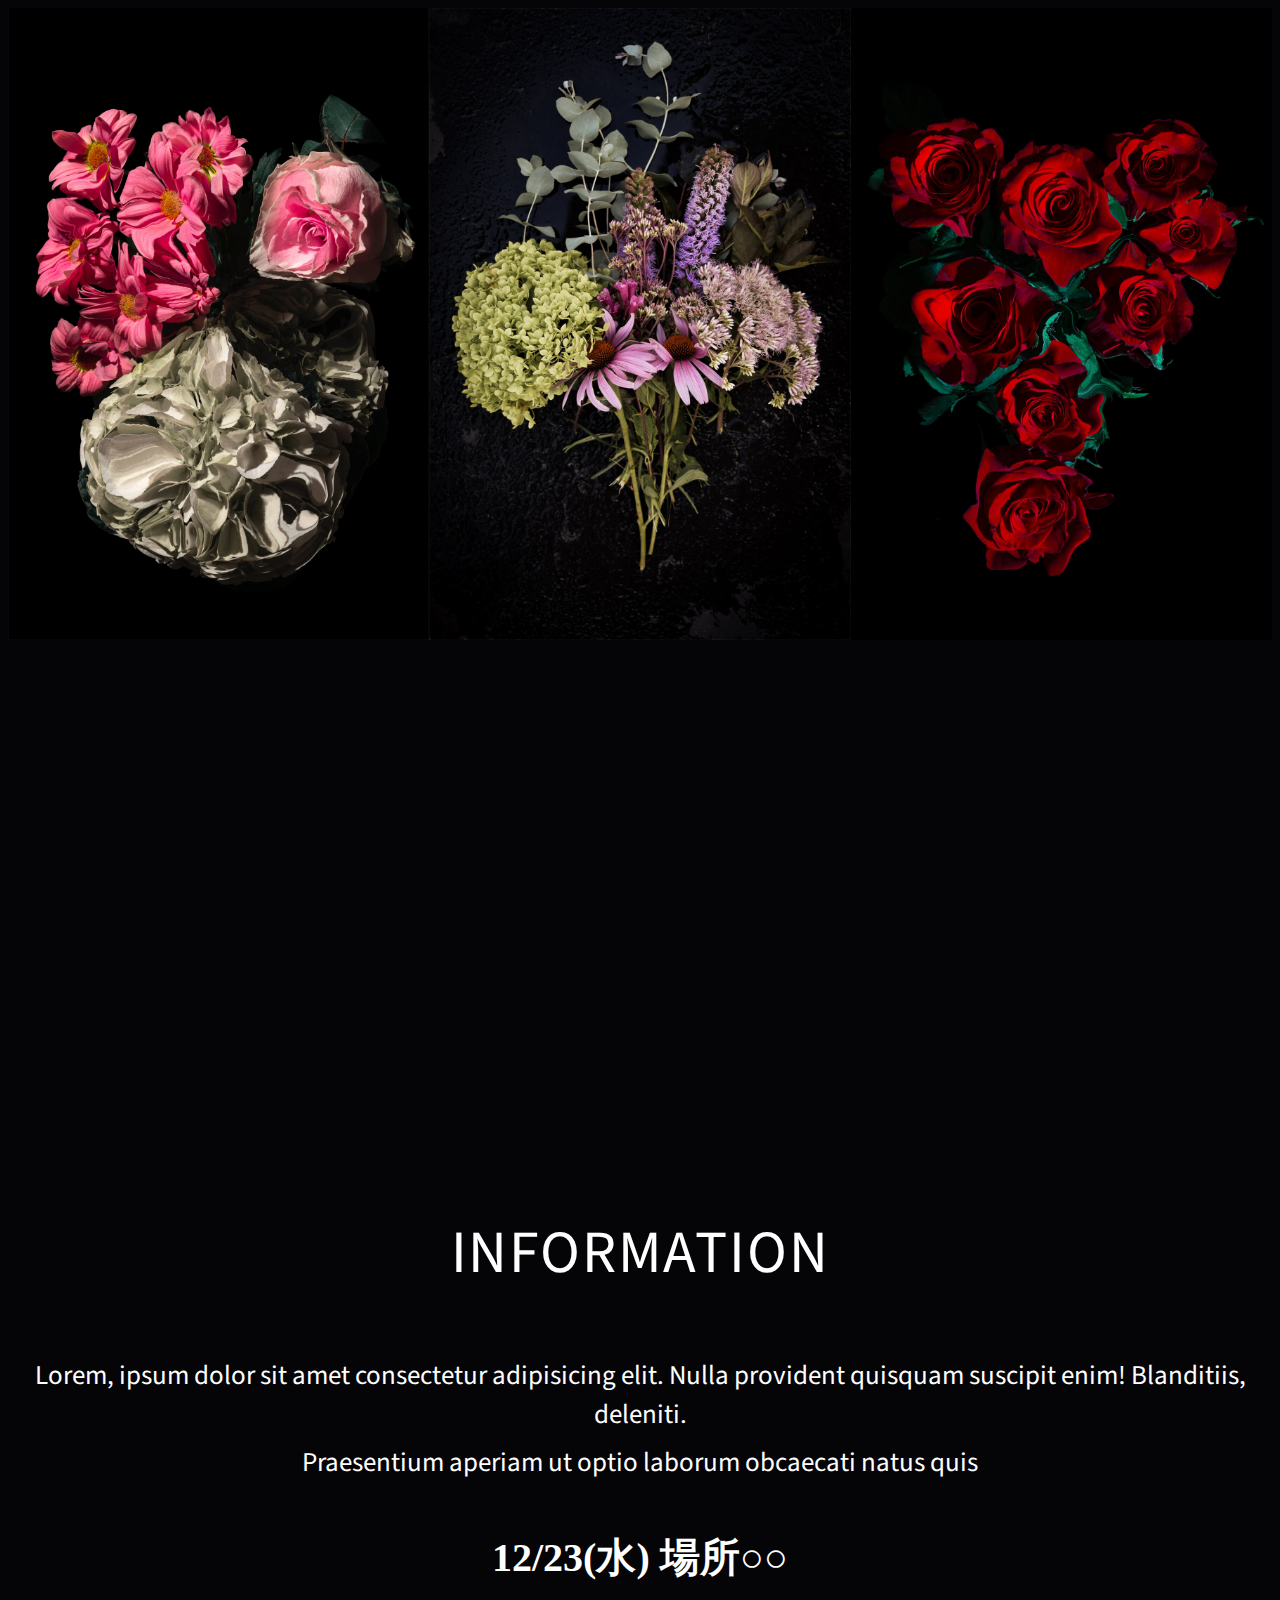
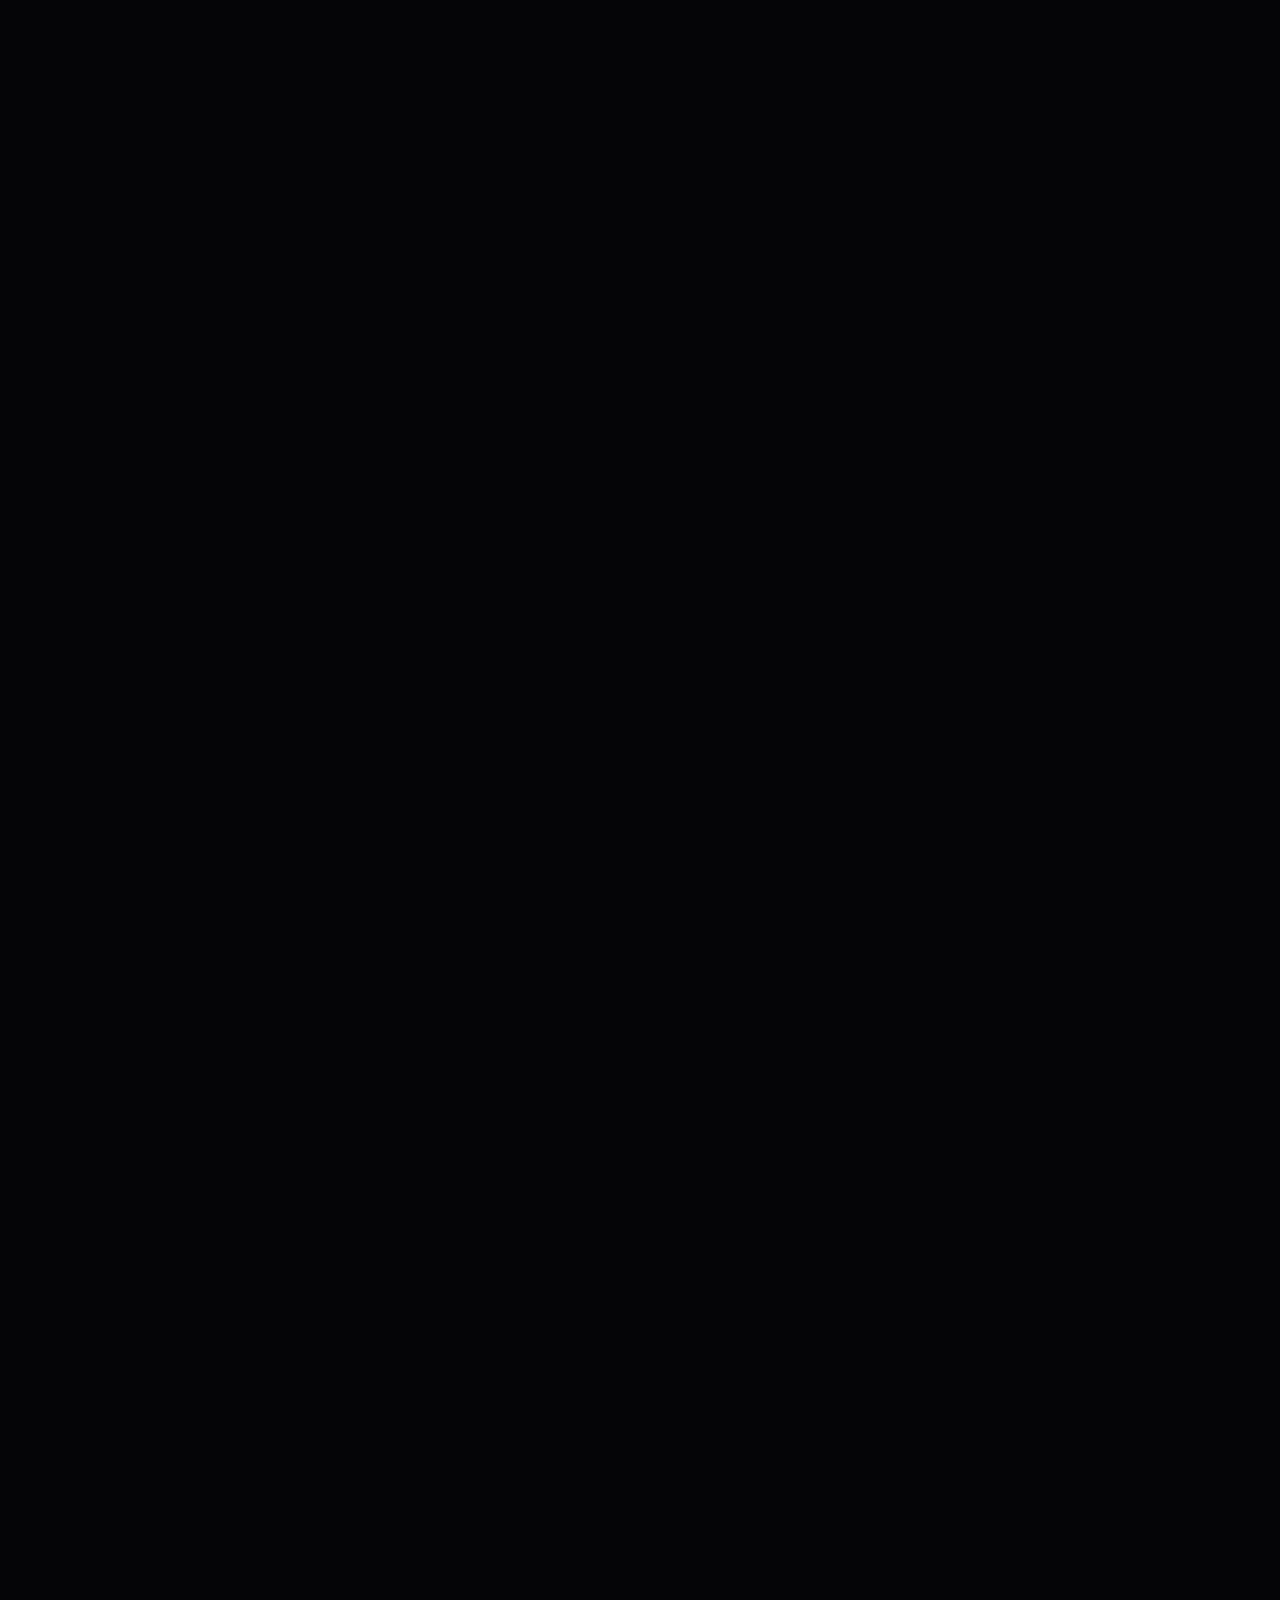
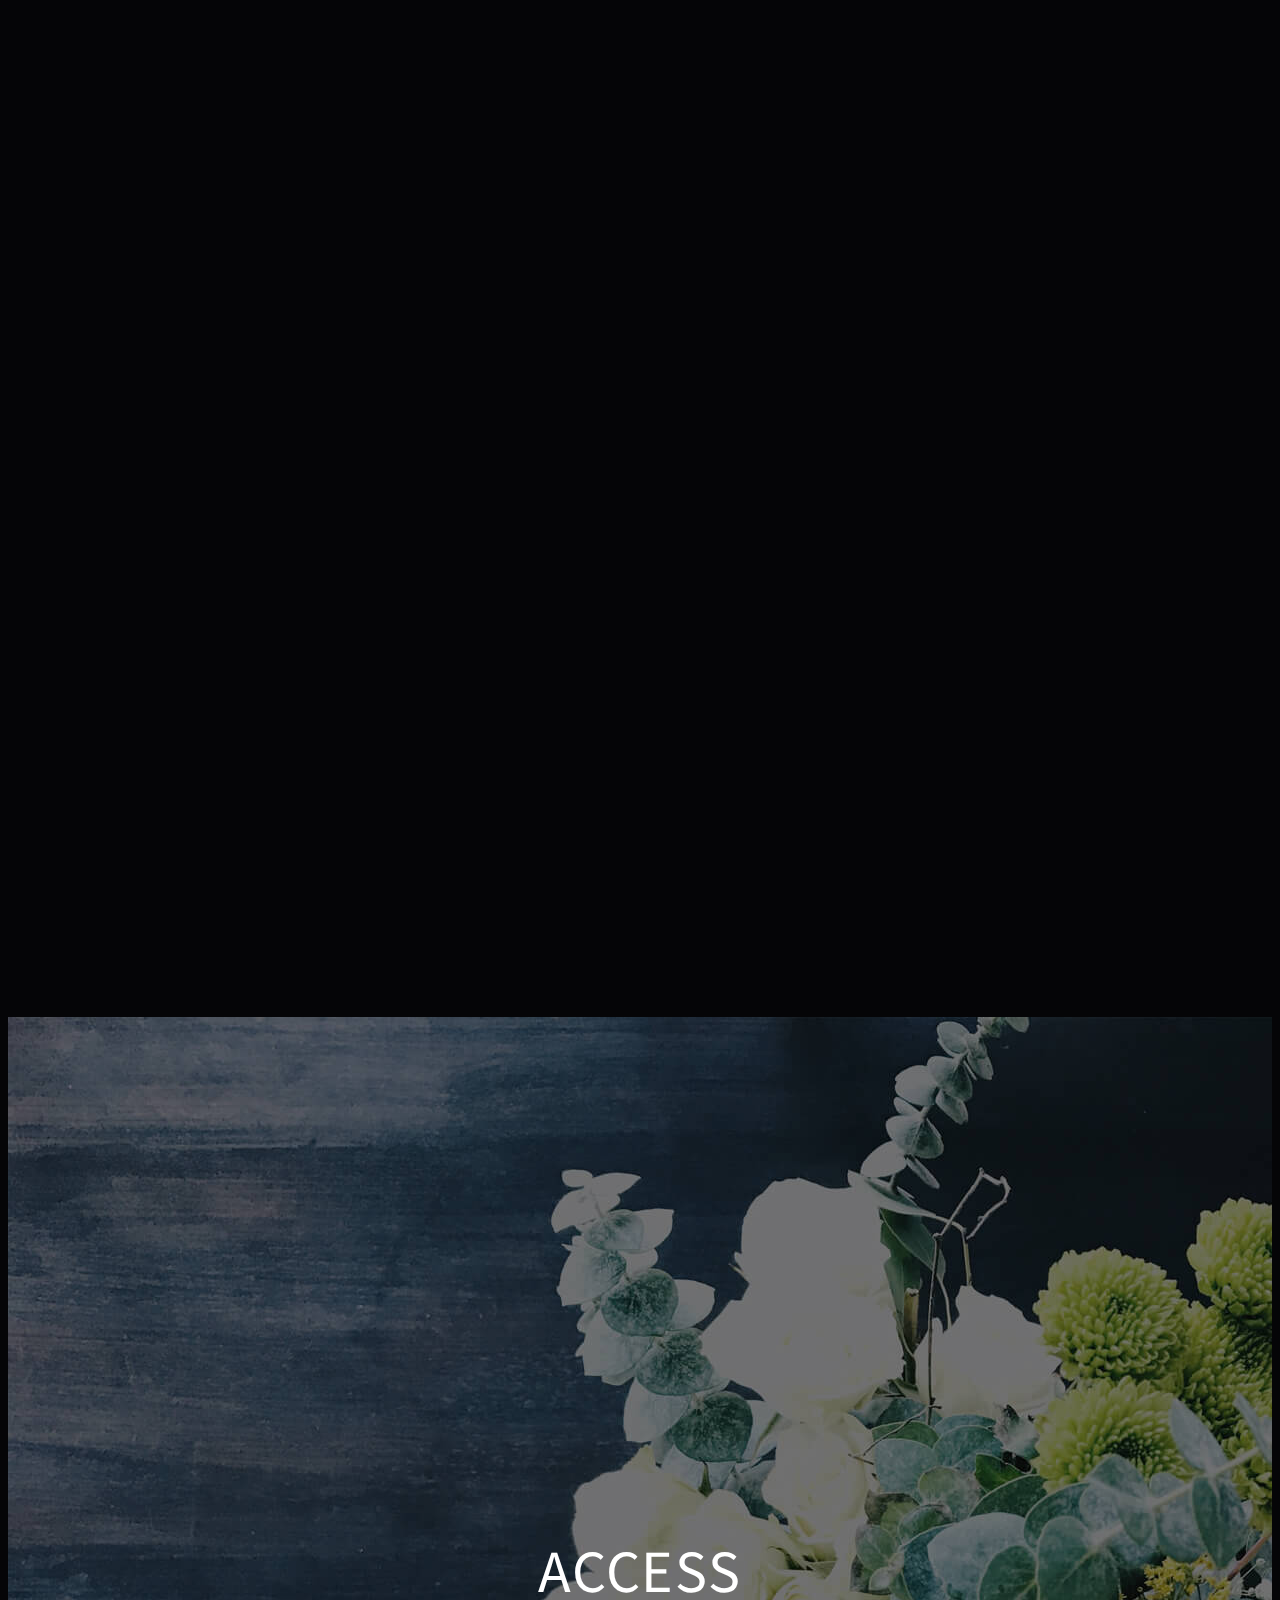
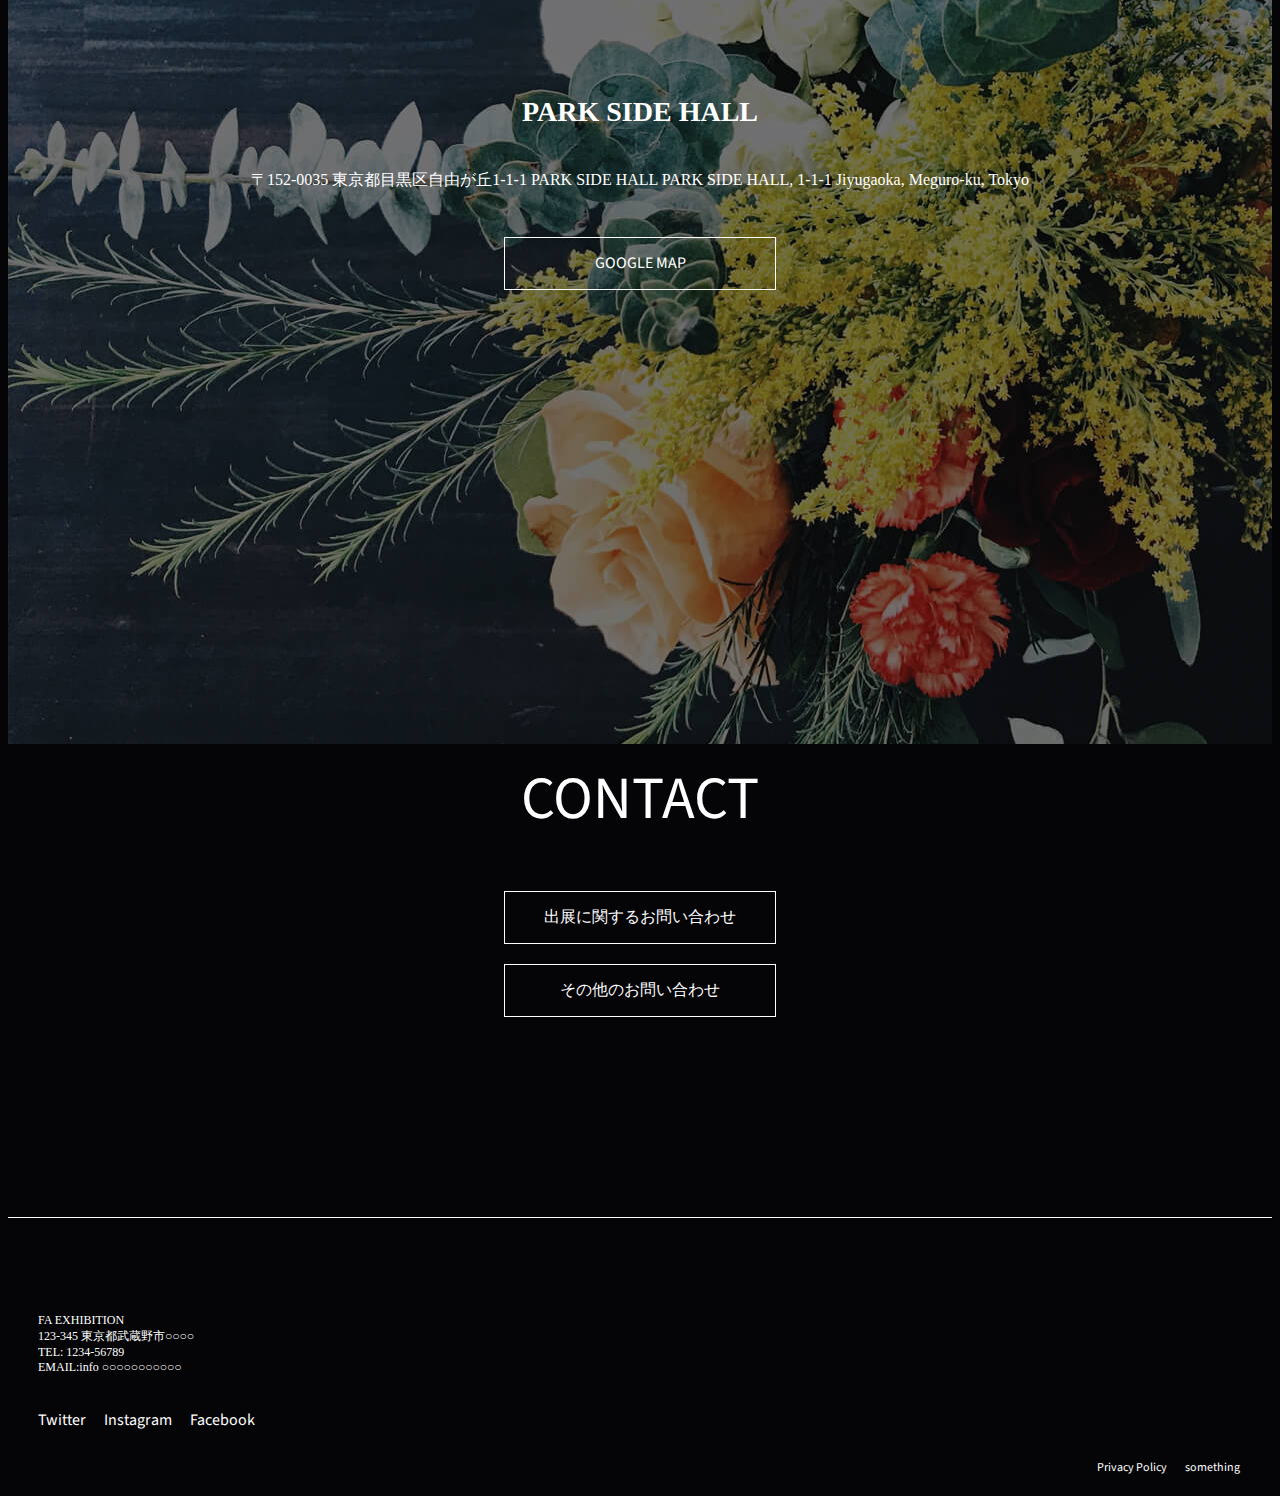
<file: index.html>
<!DOCTYPE html>
<html lang="ja">
    <head>
        <title>Flower Exhibition</title>
        <meta charset="UTF-8">
        <meta name="description" content="Flower Exhibitionの募集を現在行っております">
        <meta name="viewport" content="width=device-width, initial-scale=1.0">
        <link rel="stylesheet" href="./CSS/style.css">
        <link rel="preconnect" href="https://fonts.googleapis.com">
        <link rel="preconnect" href="https://fonts.gstatic.com" crossorigin>
        <link href="https://fonts.googleapis.com/css2?family=Source+Sans+3:ital,wght@0,200..900;1,200..900&display=swap" 
        rel="stylesheet">
        <script src="https://ajax.googleapis.com/ajax/libs/jquery/3.5.1/jquery.min.js"></script>
        <script src="./JS/jquery.inview.min.js"></script>
        <script src="./JS/main.js"></script>

    </head>

    <body>
 
     <header>
 
        <nav id="navi">
            <ul class="menu">
              <li><a href="#">TOP</a></li>
              <li><a href="#section1">INFORMATION</a></li>
              <li><a href="#section2">GALLERY</a></li>
              <li><a href="#section3">ACCESS</a></li>
              <li><a href="#section4">CONTACT</a></li>
            </ul>
          </nav>
    
          <div class="hamburger">
            <span></span>
            <span></span>
            <span></span>
          </div>
     </header>
    

        <main>
            <div class="images-wrapping">
                <img class="gazo1" src="./img/mainvisual1.jpg">
                <img class="gazo2" src="./img/mainvisual2.jpg">
                <img class="gazo3" src="./img/mainvisual3.jpg">
            </div>

                
            <div class="section-wrapper">

                
                    <p class="midashi inview fadein">Hello Flower!<br> Fa Exhibition 2021</p>
                    <div>
                        <div id="section1">
                        <div class="information-wrap">
                            <p class="title">INFORMATION</p>
                            <p class="script">
                                Lorem, ipsum dolor sit amet consectetur adipisicing elit. Nulla provident quisquam suscipit enim! Blanditiis, 
                                deleniti. <br>Praesentium aperiam ut optio laborum obcaecati natus quis 
                                <span><br><br>12/23(水) 場所○○</span>
                            </p>
                        </div>
                        </div>

                        <div id="section2">
                        <div class="gallery-wrap">
                            <p class="title inview fadein">GALLERY</p>
                         <ul class="flowers">
                          <li class="inview fadein"><img src="./img/flower1.jpg"></li>
                          <li class="inview fadein"><img src="./img/flower2.jpg"></li>
                          <li class="inview fadein"><img src="./img/flower3.jpg"></li>
                          <li class="inview fadein"><img src="./img/flower4.jpg"></li>
                          <li class="inview fadein"><img src="./img/flower5.jpg"></li>
                          <li class="inview fadein"><img src="./img/flower6.jpg"></li>
                         </ul>
                        </div>
                        </div>
                    </div>

                </section>

                <section id="section3">
                    <div id="access">
                        <p class="access-title">ACCESS</p>
                        <p class="access-script"><span>PARK SIDE HALL</span><br>
                        〒152-0035 東京都目黒区自由が丘1-1-1 PARK SIDE HALL PARK SIDE HALL, 1-1-1 Jiyugaoka, Meguro-ku, Tokyo
                        </p>
                        <a class="map" href="#" target="_blank">GOOGLE MAP</a>
                    </div>
                </section>

                <section id="section4">
                    <div class="contact-wrapper">
                        <p class="contact-title">CONTACT</p>
                        <div class="inquiry-wrapper">
                            <a class="syutten" href="#">出展に関するお問い合わせ</a>
                            <a class="sonota" href="#">その他のお問い合わせ</a>
                        </div>
                    </div>
                </section>

            </div>

            <div class="bg"></div>

        </main>


        <div class="white-border">

        </div>

        <footer>
            <div class="footer-wrapper1">
             <p class="footer-name">FA EXHIBITION<br>
                123-345 東京都武蔵野市○○○○<br>
                TEL: 1234-56789<br>
                EMAIL:info ○○○○○○○○○○○
            </p>
            </div>

            <div class="footer-wrapper2">
                
                <ul class="footer-sns">
                <li class="sns">Twitter</li>
                <li class="sns">Instagram</li>
                <li class="sns">Facebook</li>
                </ul>
                
                <div class="policy-wrapper">
                 <p class="footer-policy">Privacy Policy</p>
                 <p class="footer-something">something</p>
                </div>
            </div>
        </footer>
    </body>
</html>
</file>
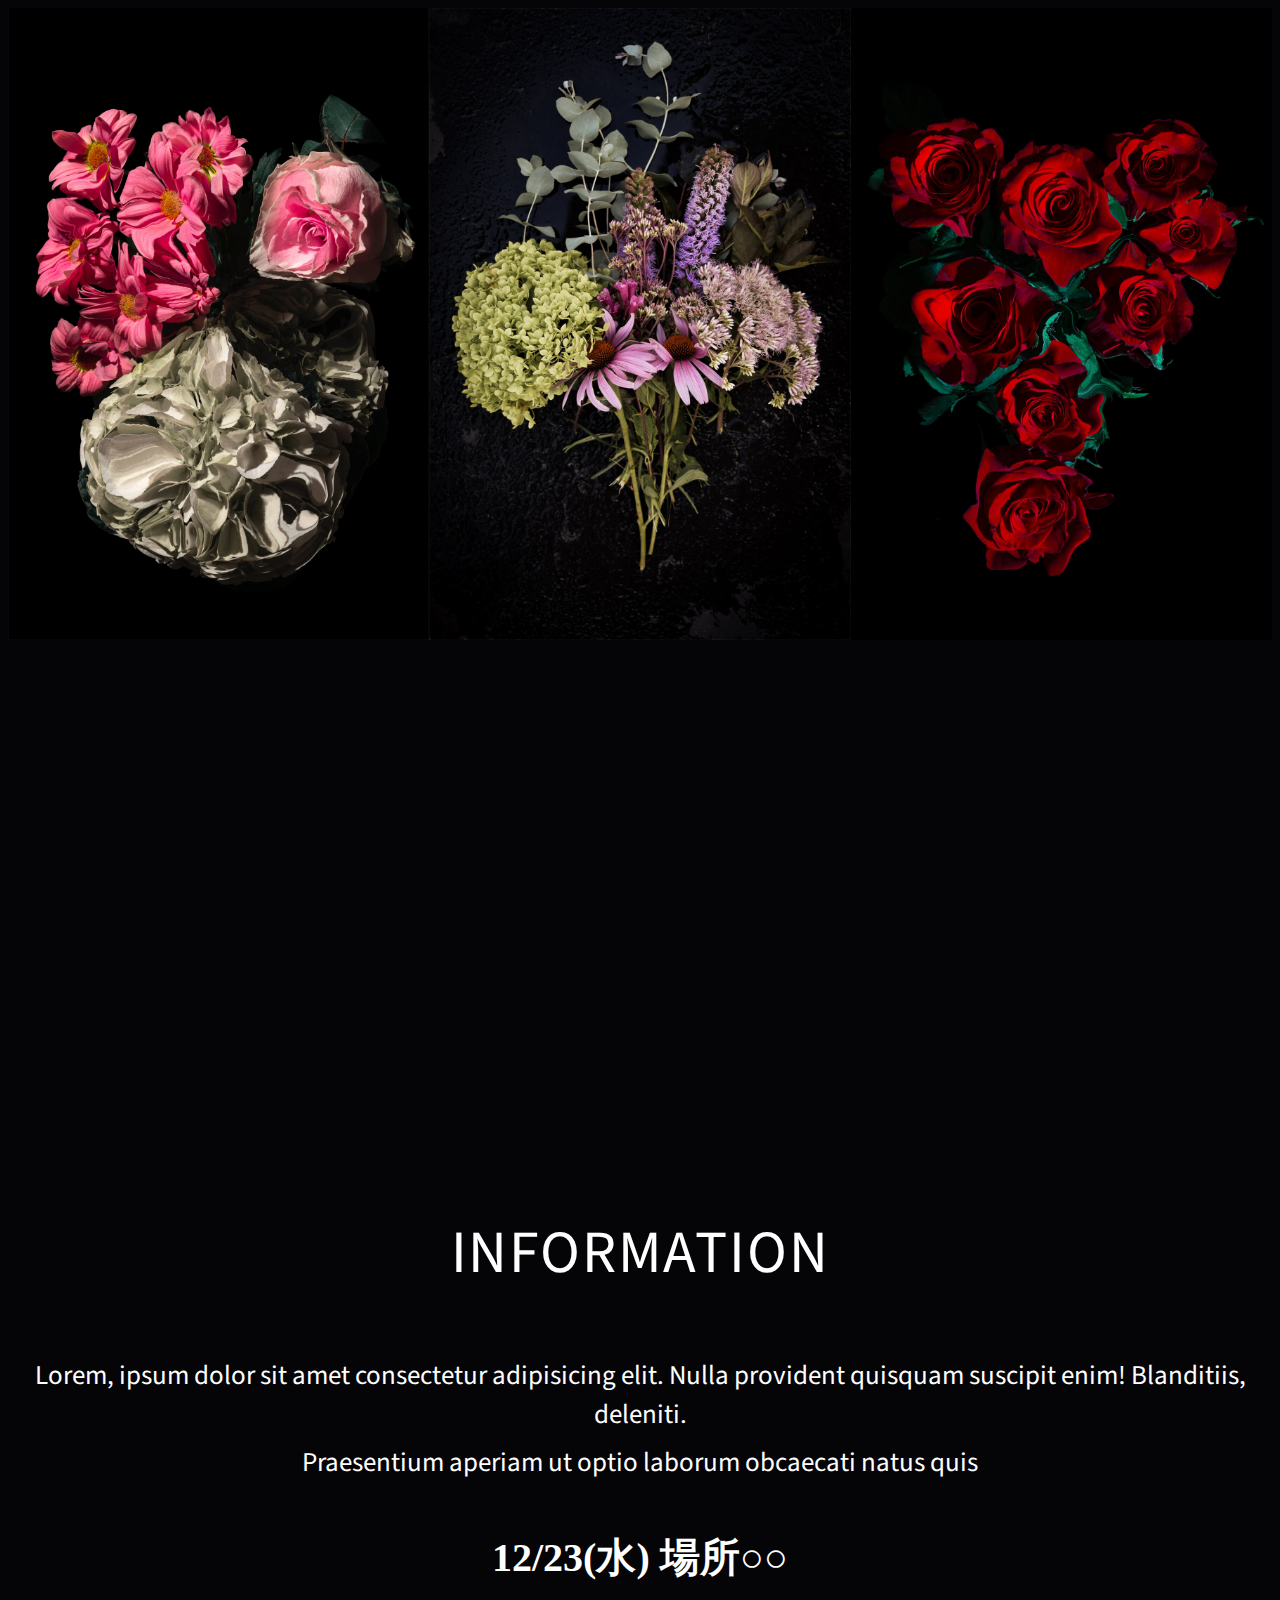
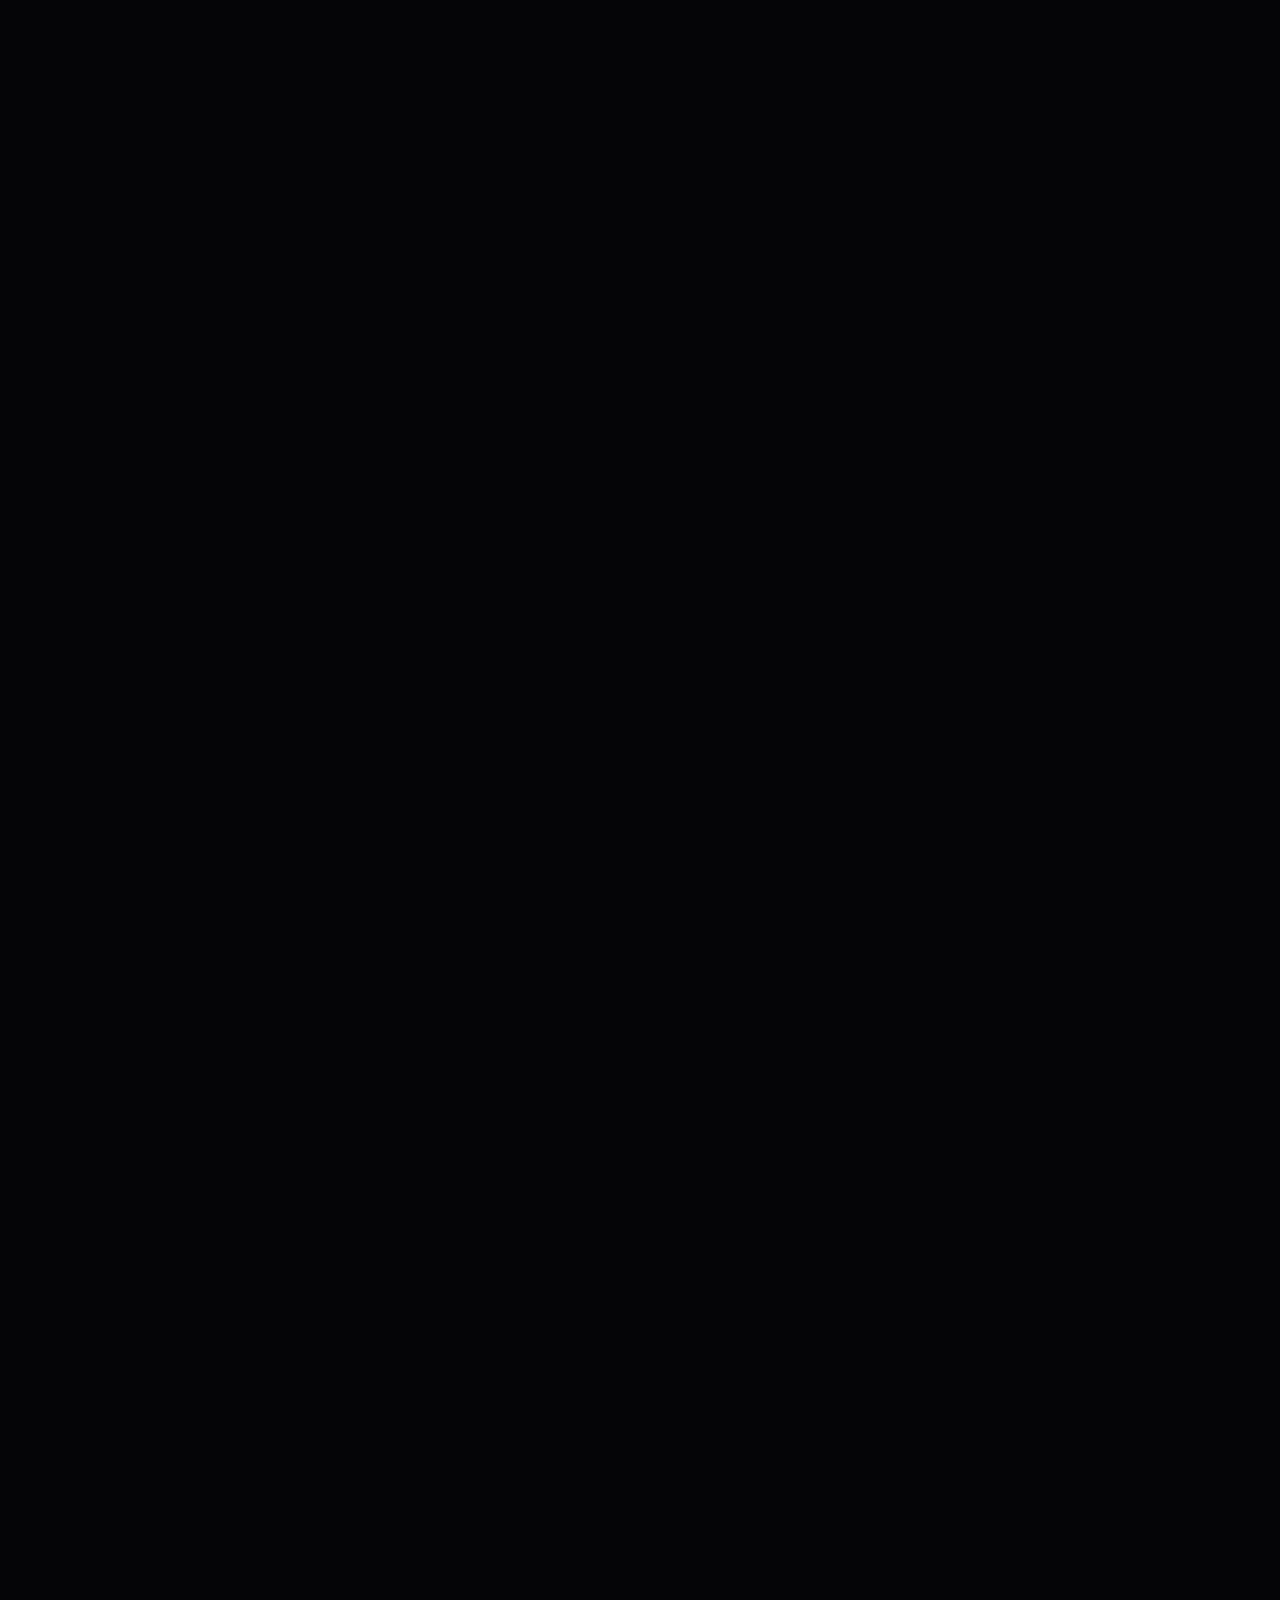
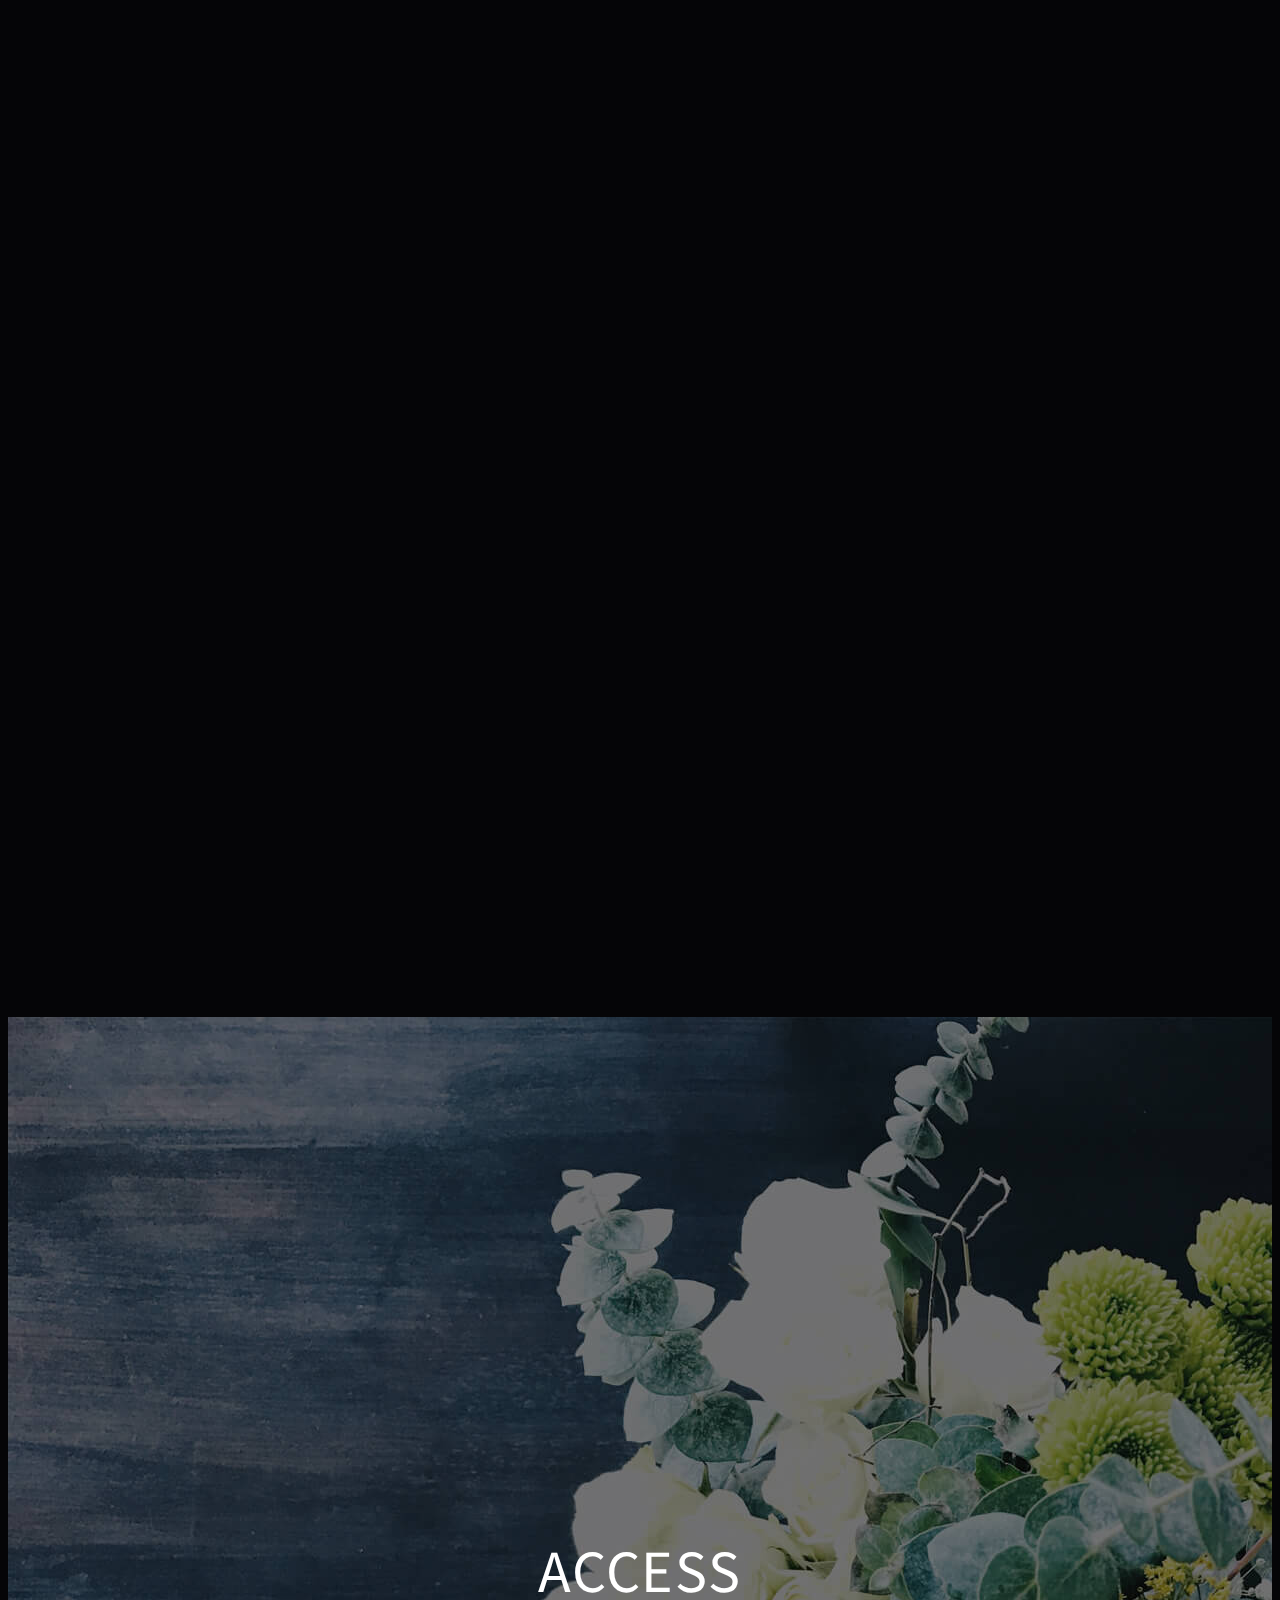
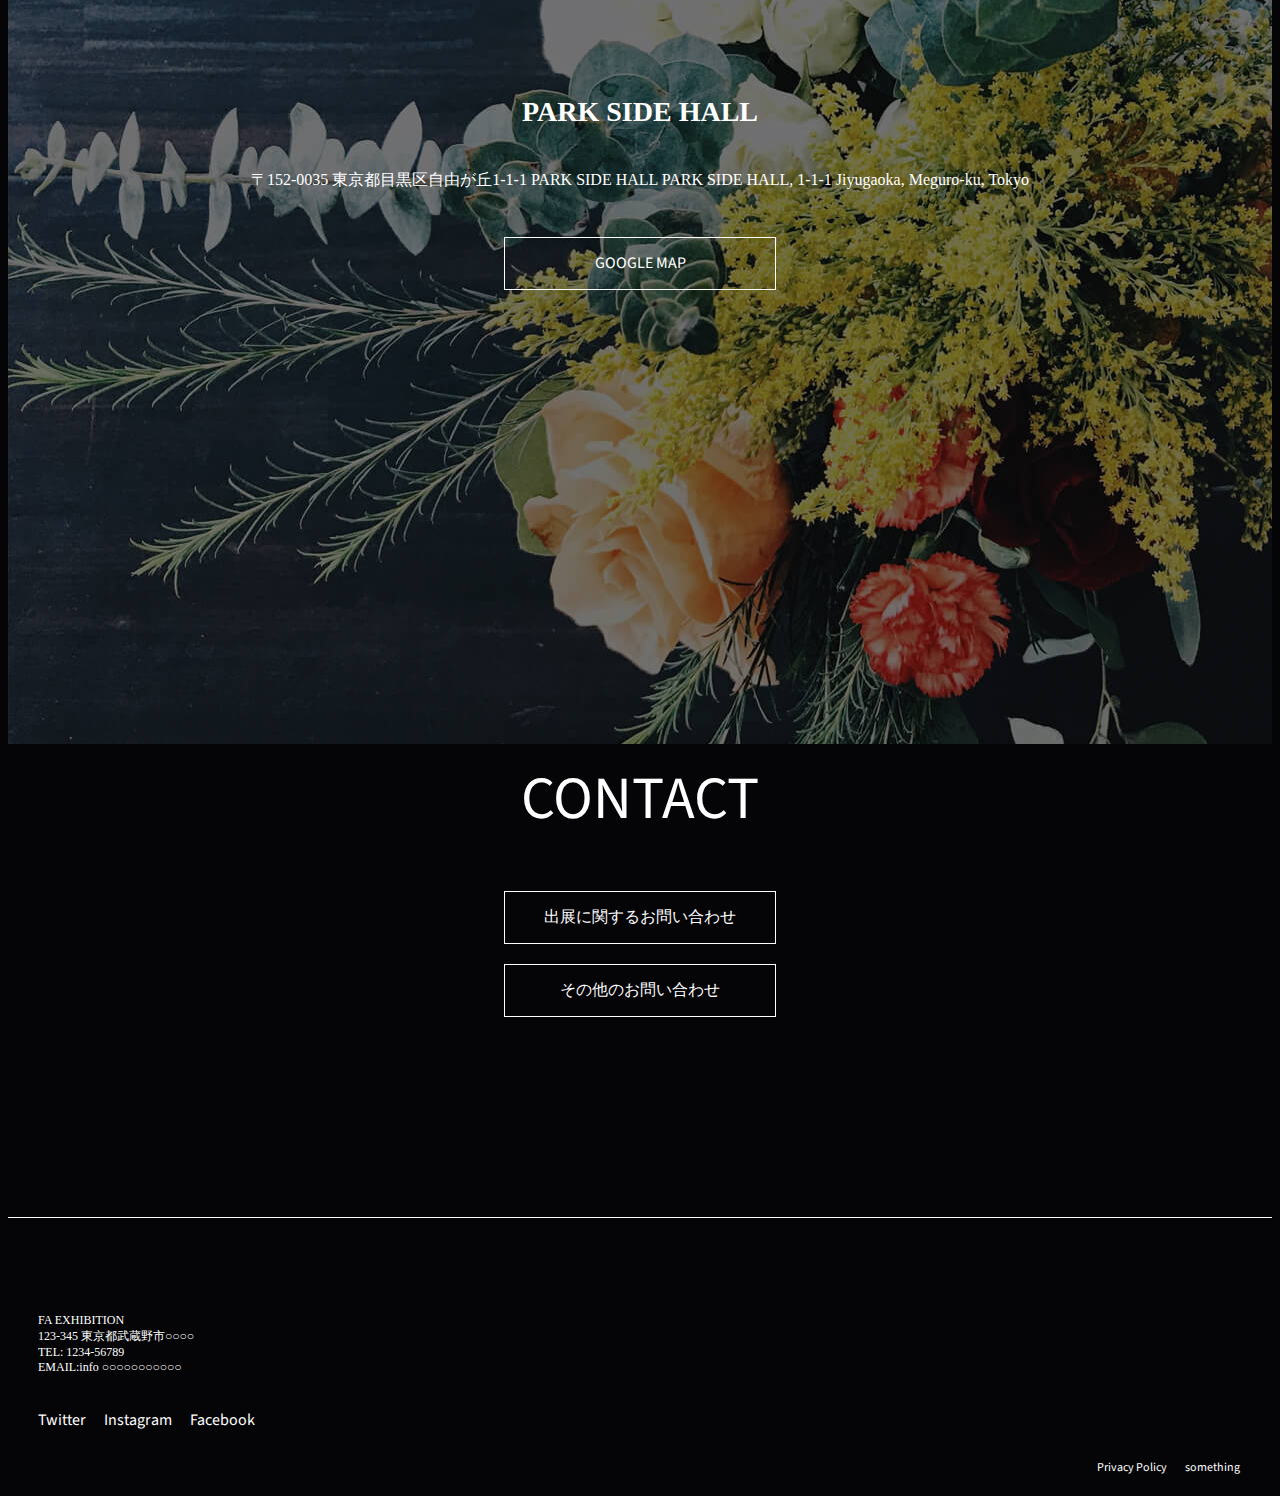
<file: HTML/index.html>
<!DOCTYPE html>
<html lang="ja">
    <head>
        <title>Flower Exhibition</title>
        <meta charset="UTF-8">
        <meta name="description" content="Flower Exhibitionの募集を現在行っております">
        <meta name="viewport" content="width=device-width, initial-scale=1.0">
        <link rel="stylesheet" href="../CSS/style.css">
        <link rel="preconnect" href="https://fonts.googleapis.com">
        <link rel="preconnect" href="https://fonts.gstatic.com" crossorigin>
        <link href="https://fonts.googleapis.com/css2?family=Source+Sans+3:ital,wght@0,200..900;1,200..900&display=swap" 
        rel="stylesheet">
        <script src="https://ajax.googleapis.com/ajax/libs/jquery/3.5.1/jquery.min.js"></script>
        <script src="../JS/jquery.inview.min.js"></script>
        <script src="../JS/main.js"></script>

    </head>

    <body>
 
     <header>
 
        <nav id="navi">
            <ul class="menu">
              <li><a href="#">TOP</a></li>
              <li><a href="#section1">INFORMATION</a></li>
              <li><a href="#section2">GALLERY</a></li>
              <li><a href="#section3">ACCESS</a></li>
              <li><a href="#section4">CONTACT</a></li>
            </ul>
          </nav>
    
          <div class="hamburger">
            <span></span>
            <span></span>
            <span></span>
          </div>
     </header>
    

        <main>
            <div class="images-wrapping">
                <img class="gazo1" src="../img/mainvisual1.jpg">
                <img class="gazo2" src="../img/mainvisual2.jpg">
                <img class="gazo3" src="../img/mainvisual3.jpg">
            </div>

                
            <div class="section-wrapper">

                
                    <p class="midashi inview fadein">Hello Flower!<br> Fa Exhibition 2021</p>
                    <div>
                        <div id="section1">
                        <div class="information-wrap">
                            <p class="title">INFORMATION</p>
                            <p class="script">
                                Lorem, ipsum dolor sit amet consectetur adipisicing elit. Nulla provident quisquam suscipit enim! Blanditiis, 
                                deleniti. <br>Praesentium aperiam ut optio laborum obcaecati natus quis 
                                <span><br><br>12/23(水) 場所○○</span>
                            </p>
                        </div>
                        </div>

                        <div id="section2">
                        <div class="gallery-wrap">
                            <p class="title inview fadein">GALLERY</p>
                         <ul class="flowers">
                          <li class="inview fadein"><img src="../img/flower1.jpg"></li>
                          <li class="inview fadein"><img src="../img/flower2.jpg"></li>
                          <li class="inview fadein"><img src="../img/flower3.jpg"></li>
                          <li class="inview fadein"><img src="../img/flower4.jpg"></li>
                          <li class="inview fadein"><img src="../img/flower5.jpg"></li>
                          <li class="inview fadein"><img src="../img/flower6.jpg"></li>
                         </ul>
                        </div>
                        </div>
                    </div>

                </section>

                <section id="section3">
                    <div id="access">
                        <p class="access-title">ACCESS</p>
                        <p class="access-script"><span>PARK SIDE HALL</span><br>
                        〒152-0035 東京都目黒区自由が丘1-1-1 PARK SIDE HALL PARK SIDE HALL, 1-1-1 Jiyugaoka, Meguro-ku, Tokyo
                        </p>
                        <a class="map" href="#" target="_blank">GOOGLE MAP</a>
                    </div>
                </section>

                <section id="section4">
                    <div class="contact-wrapper">
                        <p class="contact-title">CONTACT</p>
                        <div class="inquiry-wrapper">
                            <a class="syutten" href="#">出展に関するお問い合わせ</a>
                            <a class="sonota" href="#">その他のお問い合わせ</a>
                        </div>
                    </div>
                </section>

            </div>

            <div class="bg"></div>

        </main>


        <div class="white-border">

        </div>

        <footer>
            <div class="footer-wrapper1">
             <p class="footer-name">FA EXHIBITION<br>
                123-345 東京都武蔵野市○○○○<br>
                TEL: 1234-56789<br>
                EMAIL:info ○○○○○○○○○○○
            </p>
            </div>

            <div class="footer-wrapper2">
                
                <ul class="footer-sns">
                <li class="sns">Twitter</li>
                <li class="sns">Instagram</li>
                <li class="sns">Facebook</li>
                </ul>
                
                <div class="policy-wrapper">
                 <p class="footer-policy">Privacy Policy</p>
                 <p class="footer-something">something</p>
                </div>
            </div>
        </footer>
    </body>
</html>
</file>
<file: CSS/style.css>
@charset "UTF-8";

html {
    font-size: 100%;
  }
  
body {
    background-color: #050507;
    color: #050507;
    font-family: 'Source Sans 3', sans-serif;
    font-optical-sizing: auto;
    font-weight: 400;
    font-style: normal;
}

a {
    color: #fff;
    text-decoration: none;
}

img {
    max-width: 100%;
    vertical-align: bottom;
}
  
li {
    list-style: none;
}





/*
ハンバーガ―メニュー
初期状態は「display: none;」で非表示にしておく
所定のスクロール位置にきたらjQueryのfadeInで表示する
※main.jsの「ロゴ、ハンバーガーメニューの表示」を参照
*/

.hamburger {
    width: 42px;
    height: 42px;
    cursor: pointer;
    position: fixed;
    top: 20px;
    right: 25px;
    /* 一番上にくるように設定 */
    z-index: 40;
    display: none;
  }

  .hamburger span {
    width: 30px;
    height: 1px;
    background-color: #fff;
    position: absolute;
    left: 6px;
    transition: 0.5s ease-in-out;
  }

  .hamburger span:nth-child(1) {
    top: 11px;
  }

  .hamburger span:nth-child(2) {
    top: 21px;
  }

  .hamburger span:nth-child(3) {
    top: 31px;
  }


  .hamburger.active span:nth-child(1) {
    top: 21px;
    left: 6px;
    transform: rotate(-45deg);
  }

  .hamburger.active span:nth-child(2),
  .hamburger.active span:nth-child(3) {
    top: 21px;
    transform: rotate(45deg);
  }

  #navi {
    width: 100%;
    background-color: #fff;
    color: #050507;
    position: fixed;
    top: 0;
    left: 0;
    text-align: center;
    transform: translateY(-100%);
    transition: 0.6s;
    /* ロゴ、ハンバーガーより下でAccessページの背景画像よりも上にくるよう設定 */
    z-index: 30;
  }

  #navi ul {
    width: 100%;
    background-color: #050507;
    padding: 80px 0 30px 0;
  }

  #navi ul li {
    padding: 10px 0;
  }

  #navi ul li a {
    display: block;
  }


  /*
  メニュー表示
  ハンバーガーメニューがクリックされた際に、jQueryで#naviにactiveクラスを追加して、
  メニューを上から下にスライドさせて表示する
  */
  #navi.active {
    transform: translateY(0%);
  }
  

  /*フェード表示
InformationとGalleryの画像を下からふわっと表示させるためのクラス
「transform: translate(0, 50%);」で下にさげた状態で、
「opacity: 0;」で非表示にしておく*/


.fadein {
  opacity: 0;
  transform: translate(0, 50%);
  transition: 2s; 
}


/*
fadeinクラスの要素が画面下にきたタイミングで、jQueryのinviewにてshowクラスを追加して
「transform: translate(0, 0);」と「opacity: 1;」で表示させる
※main.jsの「フェード表示」を参照*/


.fadein.show {
  transform: translate(0, 0);
  opacity: 1;
}



.images-wrapping {
    display: flex;
    justify-content: center;
    overflow-x: hidden;
}


.gazo1, .gazo2, .gazo3 {
    width: 100%;
    width: calc(100%/3);
    flex-shrink: 0;
    object-fit: cover;
}


.midashi {
     font-size: 100px;
     font-family: normal;
     color: #fff;
     text-align: center;
     padding-top: 121px;
     letter-spacing: 3px;
}

.information-wrap {
     text-align: center;
}

.title {
    font-size: 60px;
    color: #fff;
    letter-spacing: 1.8px;
    margin-top: 120px;
}

.script {
    color: #fff;
    font-size: 27px;
    margin-bottom: 154px;
}

.script span {
    font-size: 40px;
    font-family: normal;
    font-weight: bold;
}




#section2 {
    text-align: center;
}


.flowers li img {
    width: 35%;
}

.flowers li {
    margin-bottom: 60px;
}

.flowers li:nth-child(odd){
    text-align: left;
    padding-left: 350px;
}

.flowers li:nth-child(even){
    text-align: right;
    padding-right: 350px;
}



#section3 {
    background: transparent url(../img/bg.jpg) no-repeat;
    width: 100%;
    text-align: center;
}

#access {
    display: flex;
    flex-direction: column;
    justify-content: center;
    align-items: center;
    height: 1327px;
}

.access-title {
    font-size: 60px;
    color: #fff;
    letter-spacing: 1.8px;
    margin-bottom: 50px;
}

.access-script {
    font-size: 16px;
    font-family: normal;
    color: #fff;
    margin-top: 30px;
}

.access-script > span {
    font-size: 28px;
    font-family: normal;
    font-weight: bold;
    display: block;
    margin-bottom: 24px;
}


.map {
    width: 270px;
    height: 51px;
    color: #fff;
    display: flex;
    align-items: center;
    justify-content: center;
    border: 1px solid #ffffff;
    margin-top: 30px;
    margin-left: auto;
    margin-right: auto;
}

.map:hover {
    opacity: 0.7;
}




.contact-title {
    font-size: 60px;
    color: #fff;
    letter-spacing: 1.8;
    margin-top: 13px;
    margin-bottom: 49px;
    text-align: center;
}


.inquiry-wrapper {
    display: flex;
    flex-direction: column;
}


.syutten {
    width: 270px;
    height: 51px;
    color: #fff;
    display: flex;
    align-items: center;
    justify-content: center;
    border: 1px solid #ffffff;
    margin-left: auto;
    margin-right: auto;
}

.sonota {
    width: 270px;
    height: 51px;
    color: #fff;
    display: flex;
    align-items: center;
    justify-content: center;
    border: 1px solid #ffffff;
    margin-top: 20px;
    margin-left: auto;
    margin-right: auto;
}

.syutten:hover {
    opacity: 0.7;
}

.sonota:hover {
    opacity: 0.7;
}



.footer-wrapper1 {
    margin-top: 200px;
    padding-top: 83px;
    padding-left: 30px;
    border-top: #fff 1px solid;
}

.footer-name {
    font-size: 12px;
    color: #fff;
    font-family: normal;
}

.footer-address {
    color: #fff;
}

.footer-sns {
    display: flex;
    text-align: left;
    padding-left: 30px;
    margin-top: 34px;
    
}

.sns {
    color: #fff;
    padding-left: 18px;
}

.footer-sns li:first-child {
    padding-left: 0px;
}


.policy-wrapper {
    display: flex;
    justify-content: flex-end;
    padding-right: 32px;
}

.footer-policy {
    font-size: 12px;
    color: #fff;
}

.footer-something {
    font-size: 12px;
    color: #fff;
    padding-left: 18px;
}





@media(max-width:800px) {


body {
    text-align: center;
}

.hamburger {
    width: 42px;
    height: 42px;
    cursor: pointer;
    position: fixed;
    top: 20px;
    right: 25px;
    /* 一番上にくるように設定 */
    z-index: 40;
}  

#navi {
    width: 100%;
    background-color: #fff;
    color: #050507;
    position: fixed;
    top: 0;
    left: 0;
    text-align: center;
    transform: translateY(-100%);
    transition: 0.6s;
    /* ロゴ、ハンバーガーより下でAccessページの背景画像よりも上にくるよう設定 */
    z-index: 30;
}

#navi ul {
    width: 100%;
    background-color: #050507;
    padding: 80px 0 30px 0;
}

#navi ul li {
    padding: 10px 0;
}

#navi ul li a {
    display: block;
}

.gazo2 {
    width: 100%;
}
  
.gazo1, .gazo3 {
    display: none;
}



.midashi {
    font-size: 48px;
    font-family: normal;
    color: #fff;
    letter-spacing: 1.44px;
    margin-top: 60px;
    margin-bottom: 60px; 
}

.title {
    font-size: 32px;
    font-family: normal;
    color: #fff;
    letter-spacing: 0.96px;
    margin-top: 88px;
}

.script {
    font-size: 16px;
    font-family: normal;
    color: #fff;
    letter-spacing: 0px;
}

.script span {
    font-size: 32px;
}

.flowers {
    padding-left: 30px;
    padding-right: 30px;
}

.flowers li  {
    margin-bottom: 30px;
}

.flowers li:last-child {
    margin-bottom: 0px;
}



#section3 {
    background: transparent url(../img/bg.jpg) no-repeat;
    background-position: center;
    width: 100%;
    opacity: 0.8;
}

#access { 
    width: 375px;
    height: 915px;
}

.access-title {
    font-size: 32px;
    font-family: normal;
    color: #fff;
    padding-top: 287px;
}

.access-script {
    font-size: 16px;
    font-family: normal;
    color: #fff;
    letter-spacing: 0px;
}

.access-script > span {
    display: block;
    font-size: 28px;
    font-family: normal;
    font-weight: bold;
    margin-top: 54px;
    margin-bottom: 24px;
}

.map {
    width: 270px;
    height: 51px;
    color: #fff;
    display: flex;
    align-items: center;
    justify-content: center;
    border: 1px solid #ffffff;
    margin-top: 30px;
    margin-left: auto;
    margin-right: auto;
}



.contact-title {
    font-size: 32px;
    font-family: normal;
    color: #fff;
    letter-spacing: 0.96px;
    margin-top: 7px;
}

.syutten {
    width: 315px;
    height: 81px;
    color: #fff;
    display: flex;
    align-items: center;
    justify-content: center;
    border: 1px solid #ffffff;
    margin-left: auto;
    margin-right: auto;
    margin-top: 48px;
}

.sonota {
    width: 315px;
    height: 81px;
    color: #fff;
    display: flex;
    align-items: center;
    justify-content: center;
    border: 1px solid #ffffff;
    margin-left: auto;
    margin-right: auto;
    margin-top: 20px;
}


.white-border {
    border: solid #fff 1px;
    margin-top: 200px;
    margin-bottom: 63px;
}


.footer-wrapper1 {
    text-align: left;
    padding-left: 30px;
}


.footer-name {
    font-size: 12px;
    font-family: normal;
    color: #fff;
}

.footer-sns {
    display: flex;
}

.footer-sns {
    padding-left: 15px;
}

.sns {
    font-size: 12px;
    font-family: normal;
    color: #fff;
    padding-left: 15px;
}

.policy-wrapper {
    display: flex;
    padding-left: 30px;
    margin-top: 34px;
}

.footer-policy {
    font-size: 12px;
    font-family: normal;
    color: #fff;
}

.footer-something {
    font-size: 12px;
    font-family: normal;
    color: #fff;
    padding-left: 28px;
}  




}
</file>
